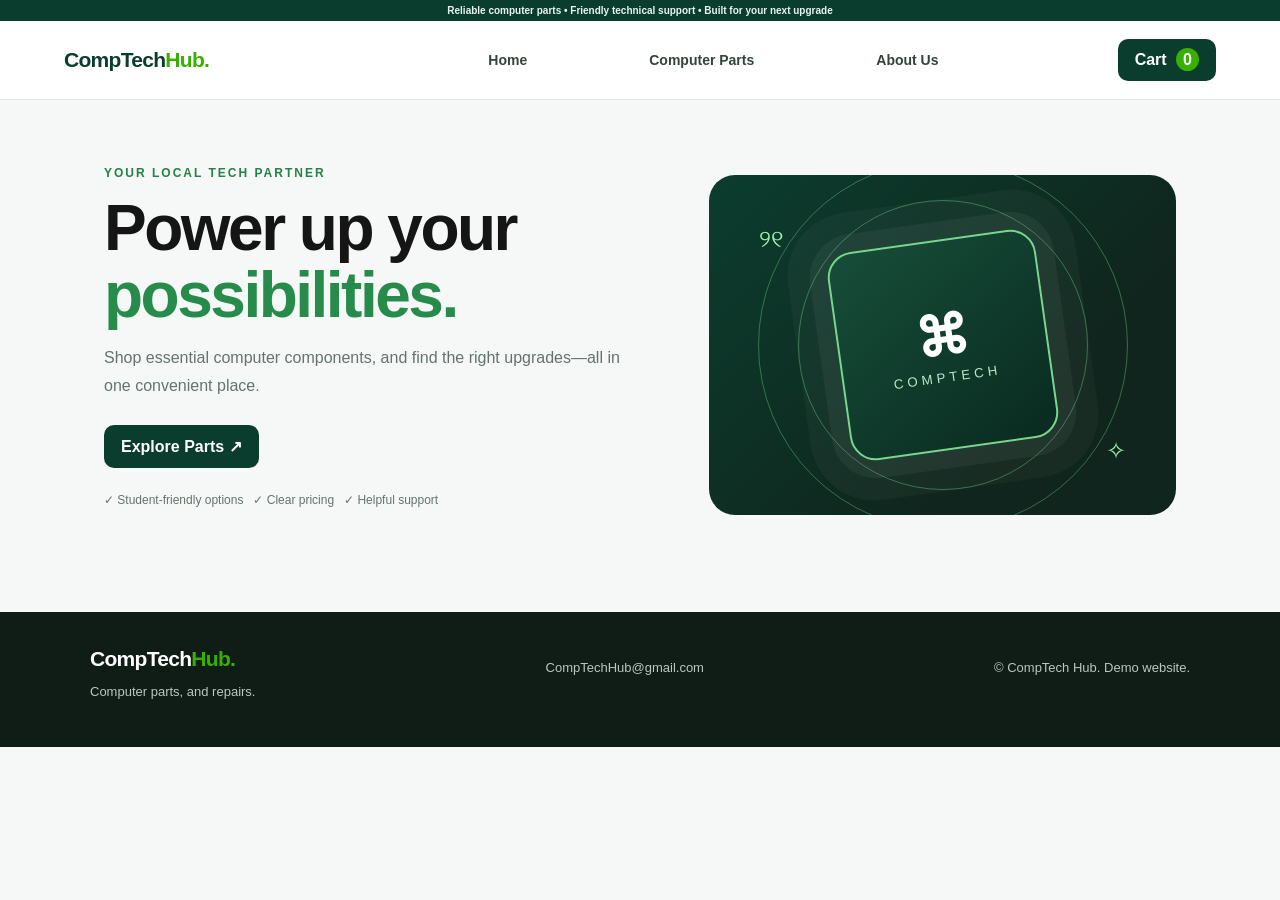
<file: index.html>
<!DOCTYPE html>
<html lang="en">
<head>
  <meta charset="UTF-8">
  <meta name="viewport" content="width=device-width, initial-scale=1.0">
  <title>CompTech Hub | Computer Parts & Services</title>
  <link rel="stylesheet" href="styles.css">
  <link rel="products" href="products.html">
</head>
<body>

  <div class="topbar">
    Reliable computer parts • Friendly technical support • Built for your next upgrade
  </div>

  <nav class="nav">
    <a class="brand" href="#home">CompTech<span>Hub.</span></a>
    <button class="menu" id="menuBtn" aria-label="Open menu">☰</button>

    <div class="links" id="navLinks">
      <a href="#home">Home</a>
      <a href="products.html">Computer Parts</a>
      <a href="about.html">About Us</a>
    </div>

    <button class="cartbtn" id="openCart">
      Cart <span id="cartCount">0</span>
    </button>
  </nav>

  <main>
    <!-- HOME -->
    <section class="hero" id="home">
      <div>
        <div class="eyebrow">Your local tech partner</div>
        <h1>Power up your<br><span>possibilities.</span></h1>

        <p>
          Shop essential computer components, and find the right upgrades—all in one convenient place.
        </p>

        <div class="actions">
          <a class="btn" href="products.html">Explore Parts ↗</a>
        </div>

        <p class="hero-note">
          ✓ Student-friendly options &nbsp; ✓ Clear pricing &nbsp; ✓ Helpful support
        </p>
      </div>

      <div class="hero-art" aria-label="Computer chip illustration">
        <div class="orbit"></div>
        <div class="orbit two"></div>
        <div class="chip">
          <div>
            <b>⌘</b>
            <small>COMPTECH</small>
            </div>
        </div>
        <span class="spark s1">୨୧</span>
        <span class="spark s2">✧</span>
      </div>
    </section>

  <!-- FOOTER -->
  <footer class="footer">
    <div class="footerinner">
      <div>
        <a class="brand footer-brand" href="#home">
          CompTech<span>Hub.</span>
        </a>
        <p>Computer parts, and repairs.</p>
      </div>

        <p>CompTechHub@gmail.com</p>
        <p>© <span id="year"></span> CompTech Hub. Demo website.</p>
      </div>
    </div>
  </footer>
  <script src="script.js" defer></script>
</body>
</html>
</file>
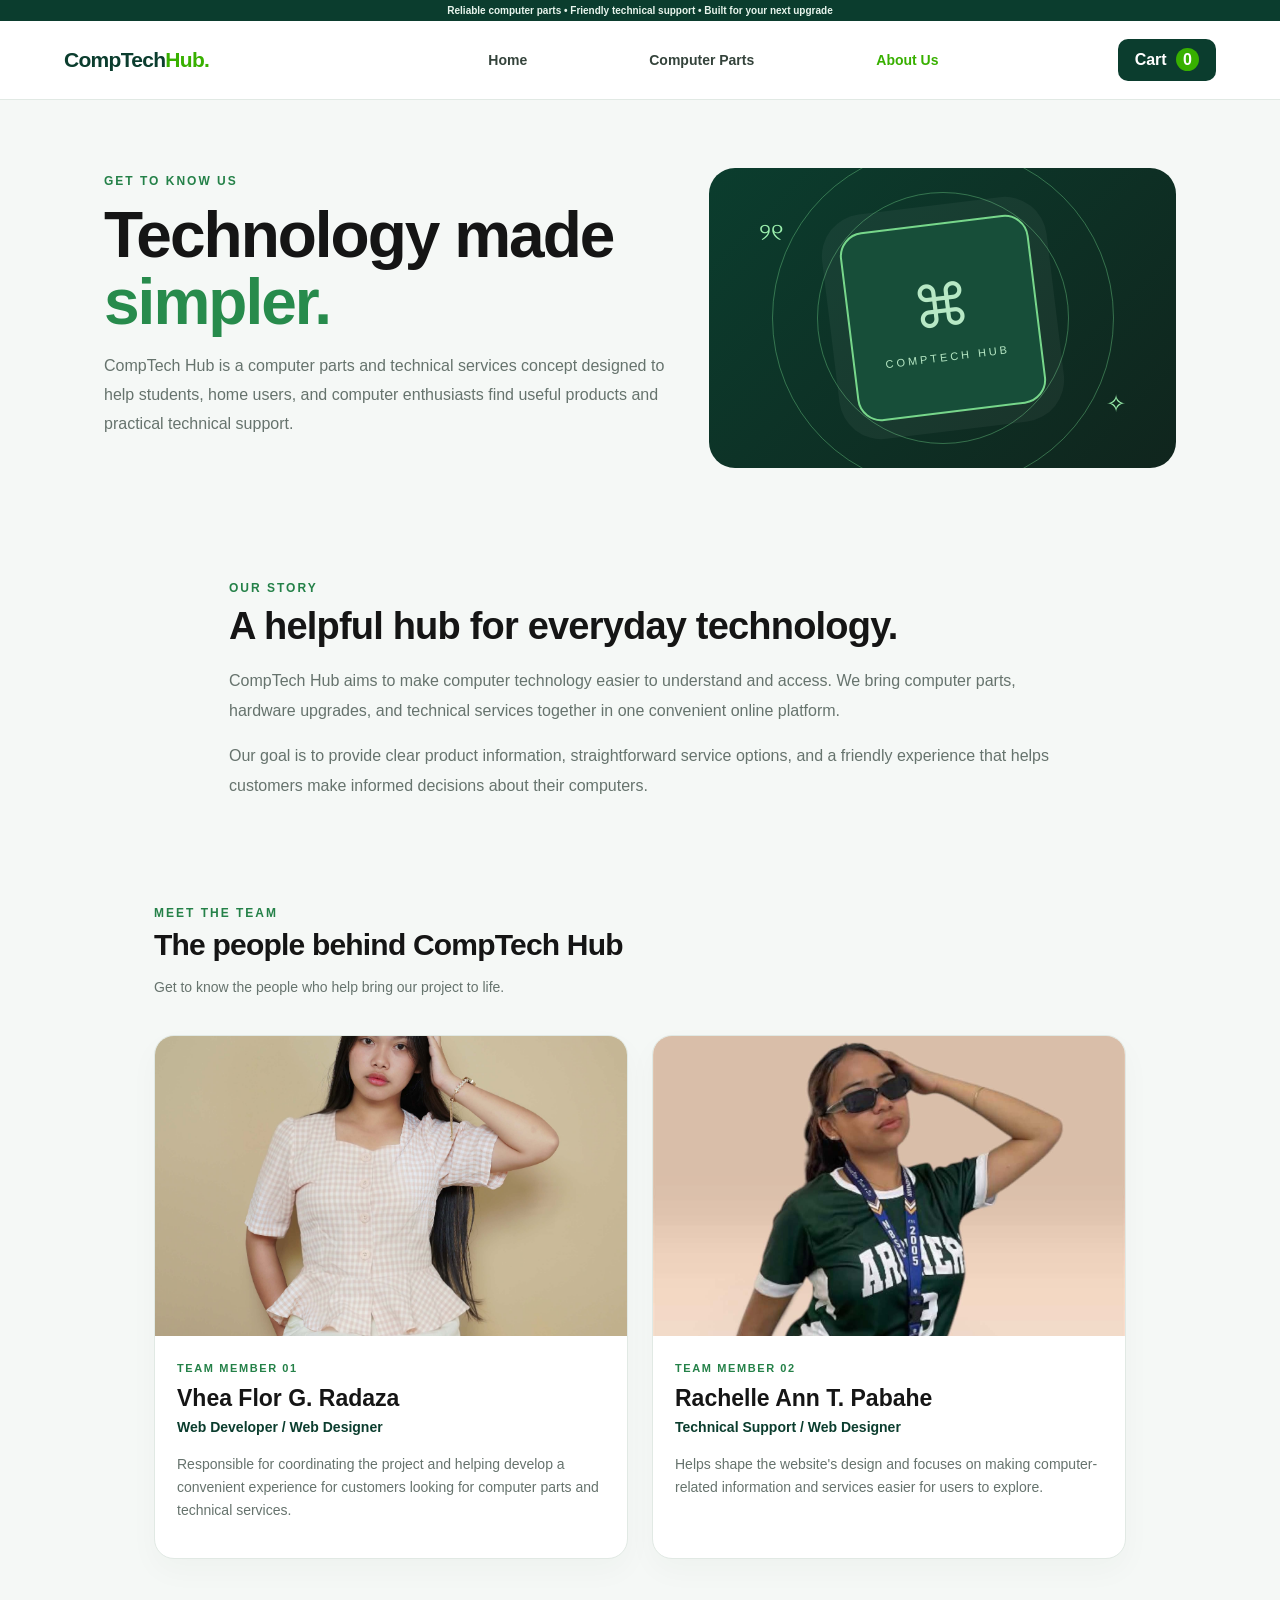
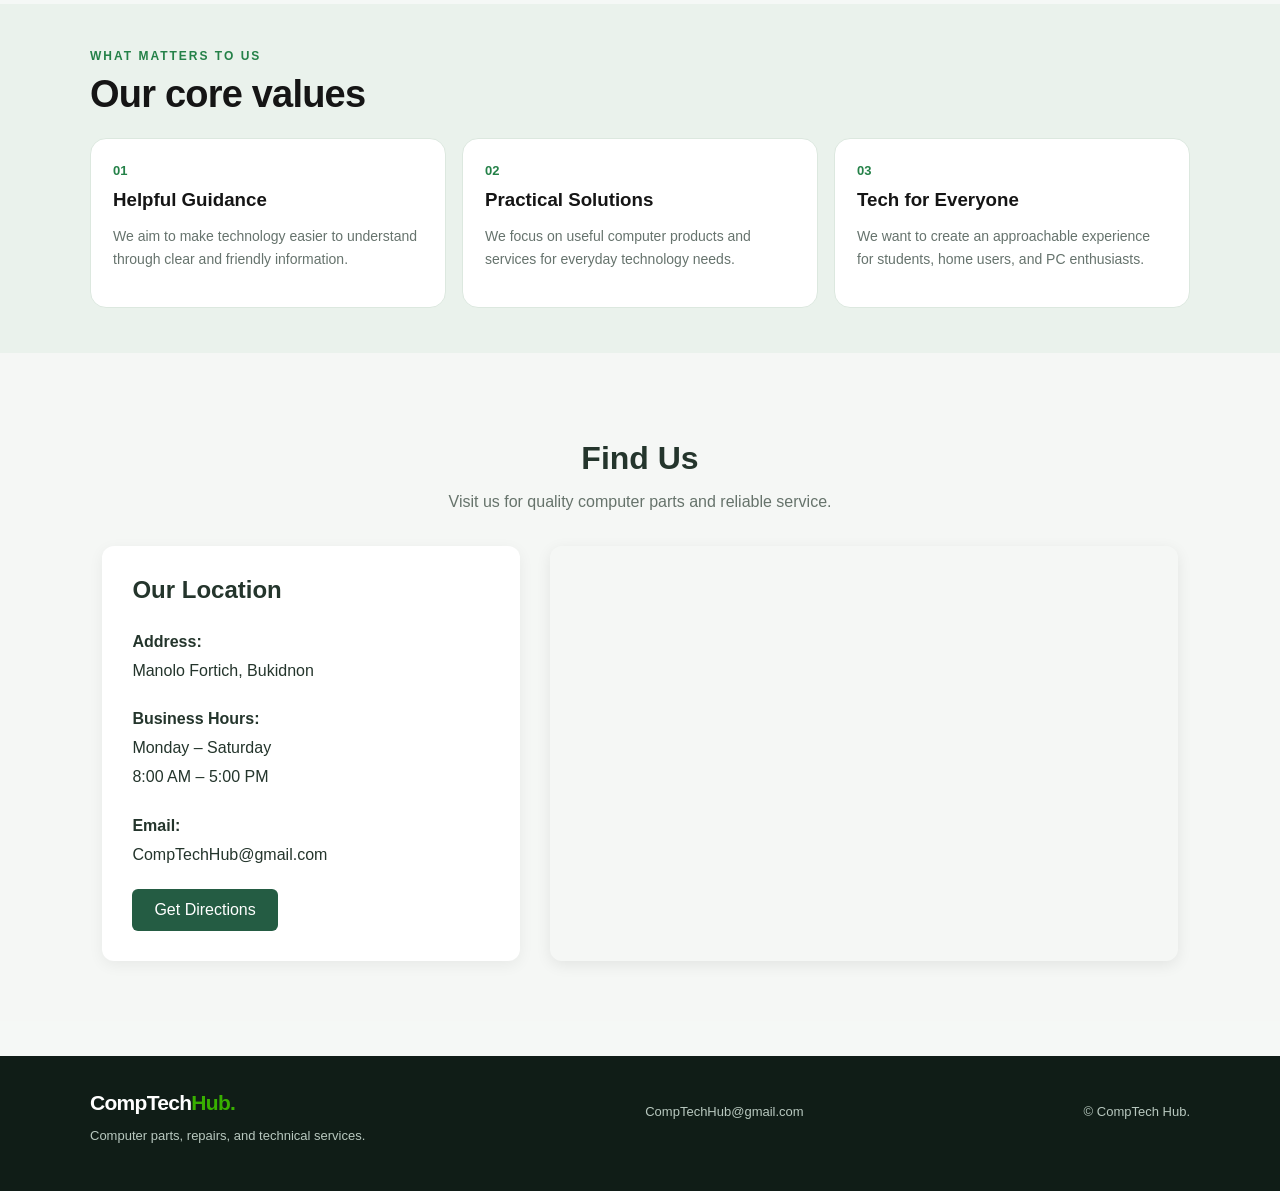
<file: about.html>
<!DOCTYPE html>
<html lang="en">
<head>
  <meta charset="UTF-8">
  <meta name="viewport" content="width=device-width, initial-scale=1.0">
  <title>About Us | CompTech Hub</title>
  <link rel="stylesheet" href="styles.css">
</head>
<body>

  <div class="topbar">
    Reliable computer parts • Friendly technical support • Built for your next upgrade
  </div>

  <nav class="nav">
    <a class="brand" href="index.html">CompTech<span>Hub.</span></a>
    <button class="menu" id="menuBtn" aria-label="Open menu">☰</button>

    <div class="links" id="navLinks">
      <a href="index.html">Home</a>
      <a href="index.html#parts">Computer Parts</a>
      <a class="active" href="about.html">About Us</a>
    </div>
      <button class="cartbtn" id="openCart">
      Cart <span id="cartCount">0</span>
    </button>
  </nav>

  <main>
    <!-- ABOUT INTRODUCTION -->
    <section class="about-hero">
      <div class="about-hero-content">
        <div class="eyebrow">Get to know us</div>
        <h1>Technology made <span>simpler.</span></h1>

        <p>
          CompTech Hub is a computer parts and technical services concept
          designed to help students, home users, and computer enthusiasts
          find useful products and practical technical support.
        </p>
      </div>

      <div class="about-hero-art">
        <div class="about-chip">
          ⌘
          <small>COMPTECH HUB</small>
          </div>
          <span class="spark s1">୨୧</span>
        <span class="spark s2">✧</span>
        </div>
      </div>
    </section>

    <!-- OUR STORY -->
    <section class="section about-story">
      <div class="eyebrow">Our story</div>
      <h2>A helpful hub for everyday technology.</h2>

      <p>
        CompTech Hub aims to make computer technology easier to understand
        and access. We bring computer parts, hardware upgrades, and technical
        services together in one convenient online platform.
      </p>

      <p>
        Our goal is to provide clear product information, straightforward
        service options, and a friendly experience that helps customers
        make informed decisions about their computers.
      </p>
    </section>

    <!-- TEAM PROFILES -->
    <section class="section team-section">
      <div class="sectionhead">
        <div>
          <div class="eyebrow">Meet the team</div>
          <h2>The people behind CompTech Hub</h2>
          <p class="sub">
            Get to know the people who help bring our project to life.
          </p>
        </div>
      </div>

      <div class="team-grid">

        <!-- PROFILE 1 -->
        <article class="team-card">
          <img
            class="profile-photo"
            src ="image/img1.jpg" 
            alt="Profile picture of team member">
            

          <div class="team-info">
            <span class="team-role">TEAM MEMBER 01</span>
            <h3>Vhea Flor G. Radaza</h3>
            <p class="team-title">Web Developer / Web Designer</p>

            <p>
              Responsible for coordinating the project and helping develop
              a convenient experience for customers looking for computer
              parts and technical services.
            </p>
          </div>
        </article>

        <!-- PROFILE 2 -->
        <article class="team-card">
          <img
            class="profile-photo"
            src = "image/img2.jpg"
            alt="Profile picture of team member two"
          >

          <div class="team-info">
            <span class="team-role">TEAM MEMBER 02</span>
            <h3>Rachelle Ann T. Pabahe</h3>
            <p class="team-title">Technical Support / Web Designer</p>

            <p>
              Helps shape the website's design and focuses on making
              computer-related information and services easier for
              users to explore.
            </p>
          </div>
        </article>

      </div>
    </section>

    <!-- CORE VALUES -->
    <section class="section values-section">
      <div class="eyebrow">What matters to us</div>
      <h2>Our core values</h2>

      <div class="values-grid">
        <article class="value-card">
          <span>01</span>
          <h3>Helpful Guidance</h3>
          <p>
            We aim to make technology easier to understand through clear
            and friendly information.
          </p>
        </article>

        <article class="value-card">
          <span>02</span>
          <h3>Practical Solutions</h3>
          <p>
            We focus on useful computer products and services for everyday
            technology needs.
          </p>
        </article>

        <article class="value-card">
          <span>03</span>
          <h3>Tech for Everyone</h3>
          <p>
            We want to create an approachable experience for students,
            home users, and PC enthusiasts.
          </p>
        </article>
      </div>
    </section>
  </main>
  <!-- Location Section -->
<section class="location-section" id="location">
    <div class="location-header">
        <h2>Find Us</h2>
        <p>Visit us for quality computer parts and reliable service.</p>
    </div>

    <div class="location-container">
        <div class="location-info">
            <h3>Our Location</h3>

            <p>
                <strong>Address:</strong><br>
                Manolo Fortich, Bukidnon
            </p>

            <p>
                <strong>Business Hours:</strong><br>
                Monday – Saturday<br>
                8:00 AM – 5:00 PM
            </p>

            <p>
                <strong>Email:</strong><br>
                CompTechHub@gmail.com
            </p>

            <a
                href="https://www.google.com/maps"
                target="_blank"
                rel="noopener noreferrer"
                class="map-button">
                Get Directions
            </a>
        </div>

        <div class="map-container">
            <iframe
                src="https://maps.google.com/maps?q=Manolo%20Fortich%2C%20Bukidnon&t=&z=13&ie=UTF8&iwloc=&output=embed"
                width="100%"
                height="350"
                style="border:0;"
                allowfullscreen=""
                loading="lazy"
                referrerpolicy="no-referrer-when-downgrade"
                title="Map showing our shop location">
            </iframe>
        </div>
    </div>
</section>

  <!-- FOOTER -->
  <footer class="footer">
    <div class="footerinner">
      <div>
        <a class="brand footer-brand" href="index.html">
          CompTech<span>Hub.</span>
        </a>
        <p>Computer parts, repairs, and technical services.</p>
      </div>
        <p>CompTechHub@gmail.com</p>
        <p>©</span> CompTech Hub.</p>
      </div>
    </div>
  </footer>

  <script>
    document.getElementById("menuBtn").addEventListener("click", () => {
      document.getElementById("navLinks").classList.toggle("show");
    });
        document.getElementById("navLinks").classList.remove("show");
  </script>
  <script src="script.js" defer></script>
</body>
</html>
</file>
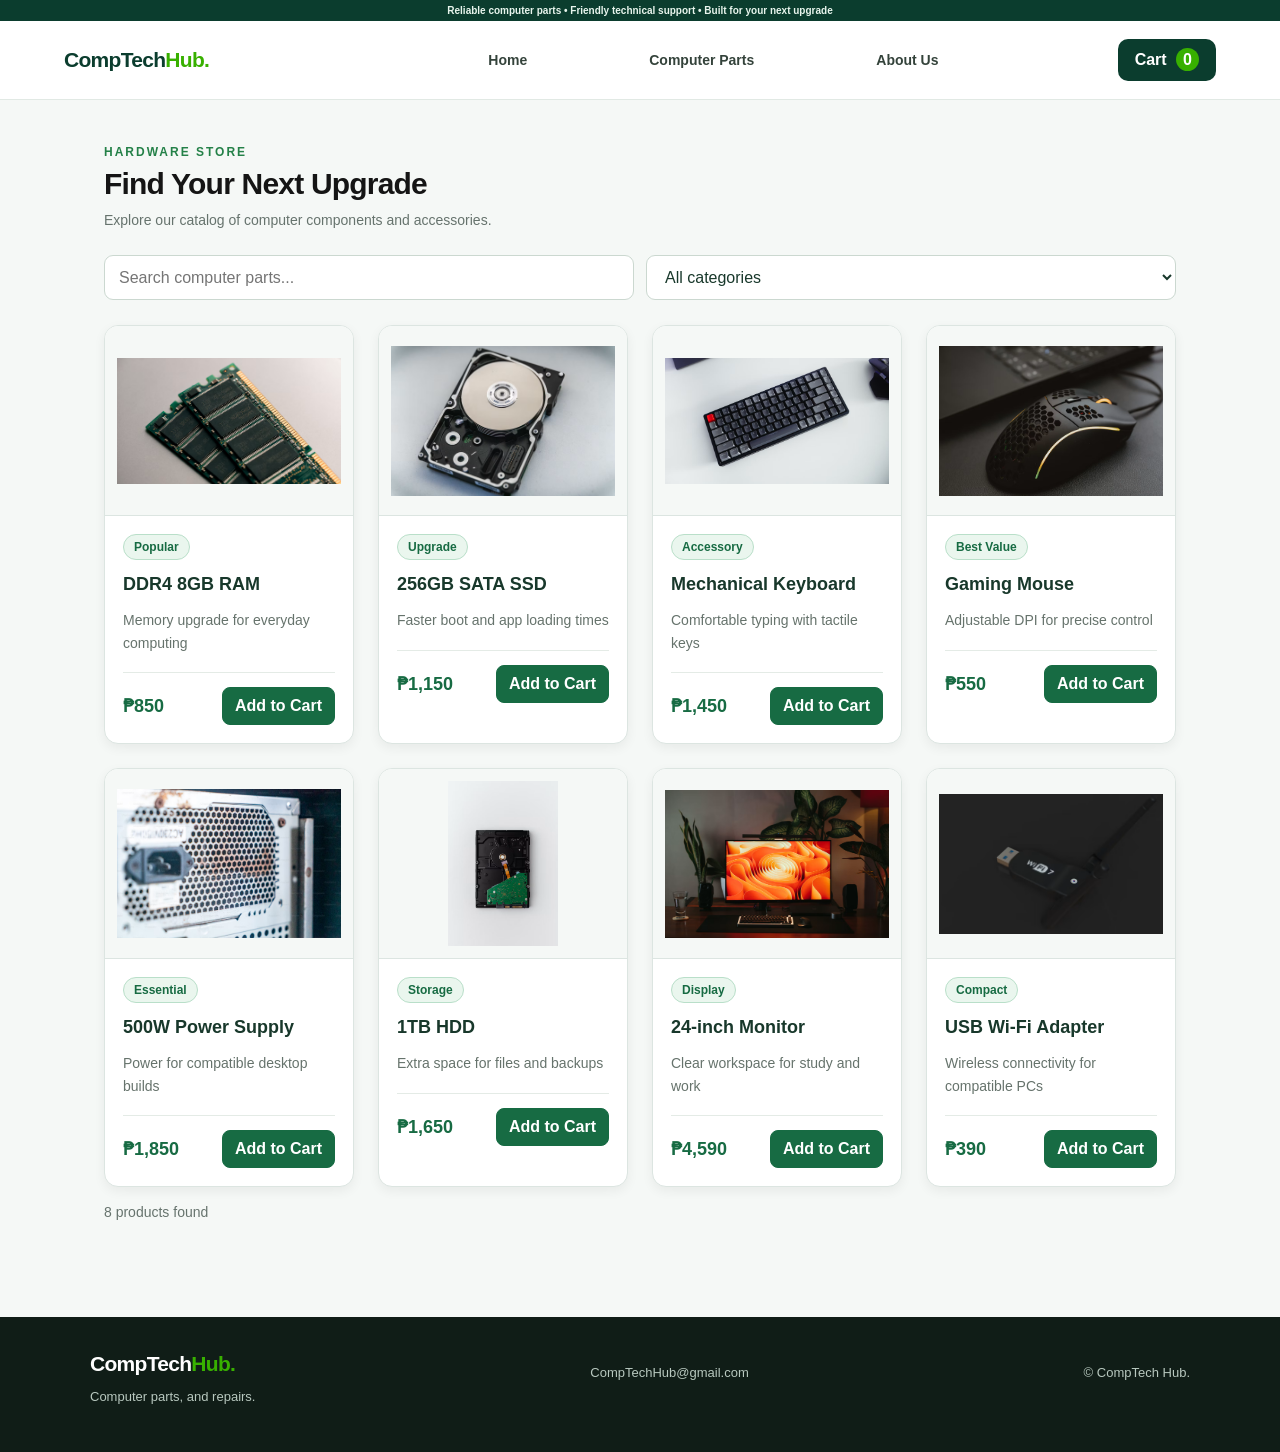
<file: products.html>
<!DOCTYPE html>
<html lang="en">
<head>
  <meta charset="UTF-8">
  <meta name="viewport" content="width=device-width, initial-scale=1.0">

  <title>Computer Parts | CompTech Hub</title>

  <link rel="stylesheet" href="styles.css">
</head>
<body>

  <!-- TOP BAR -->
  <div class="topbar">
    Reliable computer parts • Friendly technical support • Built for your next upgrade
  </div>

  <!-- NAVIGATION -->
  <nav class="nav">
    <a class="brand" href="index.html">
      CompTech<span>Hub.</span>
    </a>

    <button class="menu" id="menuBtn" aria-label="Open menu">☰</button>

    <div class="links" id="navLinks">
      <a href="index.html">Home</a>
      <a href="products.html">Computer Parts</a>
      <a href="about.html">About Us</a>
    </div>

    <button class="cartbtn" id="openCart">
      Cart <span id="cartCount">0</span>
    </button>
  </nav>

  <main>
    <!-- COMPUTER PARTS -->
    <section class="section" id="parts">

      <div class="sectionhead">
        <div>
          <div class="eyebrow">Hardware store</div>
          <h2>Find Your Next Upgrade</h2>
          <div class="sub">
            Explore our catalog of computer components and accessories.
          </div>
        </div>
      </div>

      <!-- SEARCH AND CATEGORY FILTER -->
      <div class="searchrow">
        <input
          id="searchInput"
          type="search"
          placeholder="Search computer parts..."
          aria-label="Search computer parts"
        >

        <select id="categoryFilter" aria-label="Filter by category">
          <option value="All">All categories</option>
          <option value="Components">Components</option>
          <option value="Storage">Storage</option>
          <option value="Accessories">Accessories</option>
          <option value="Displays">Displays</option>
        </select>
      </div>

      <!-- PRODUCTS APPEAR HERE -->
      <div class="products" id="productGrid"></div>

      <p class="sub" id="productCount"></p>

    </section>
  </main>

  <!-- FOOTER -->
  <footer class="footer">
    <div class="footerinner">

      <div>
        <a class="brand footer-brand" href="index.html">
          CompTech<span>Hub.</span>
        </a>
        <p>Computer parts, and repairs.</p>
      </div>
        <p>CompTechHub@gmail.com</p>
        <p>© <span id="year"></span> CompTech Hub.</p>
      </div>

    </div>
  </footer>
  <script src="script.js" defer></script>

</body>
</html>
</file>
<file: styles.css>
:root {
  --green: #0b3d2e;
  --lime: #38b000;
  --ink: #151515;
  --muted: #66736d;
  --bg: #f5f8f6;
  --white: #ffffff;
  --line: #e1e9e4;
}

* {
  box-sizing: border-box;
}

html {
  scroll-behavior: smooth;
}

body {
  margin: 0;
  font-family: Inter, Arial, sans-serif;
  background: var(--bg);
  color: var(--ink);
}

button,
input,
select,
textarea {
  font: inherit;
}

button {
  cursor: pointer;
}

.topbar {
  background: var(--green);
  color: #e8f5ed;
  text-align: center;
  padding: 5px;
  font-weight: bold;
  font-size: 10px;
}

.nav {
  display: flex;
  align-items: center;
  justify-content: space-between;
  gap: 20px;
  padding: 18px max(5%, calc((100% - 1200px) / 2));
  background: white;
  position: sticky;
  top: 0;
  z-index: 10;
  border-bottom: 1px solid var(--line);
}

.brand {
  font-weight: 900;
  font-size: 21px;
  color: var(--green);
  letter-spacing: -0.7px;
  text-decoration: none;
  white-space: nowrap;
}

.brand span {
  color: var(--lime);
}

.links {
  display: flex;
  gap: 22px;
  align-items: center;
}

.links a {
  font-size: 14px;
  text-decoration: none;
  color: #34433b;
  font-weight: 600;
  margin-left: 100px;
}

.links a:hover {
  color: var(--lime);
}

.cartbtn,
.btn {
  border: 0;
  border-radius: 10px;
  background: var(--green);
  color: white;
  padding: 12px 17px;
  font-weight: 700;
  text-decoration: none;
  display: inline-block;
}

.cartbtn span {
  background: var(--lime);
  padding: 3px 7px;
  border-radius: 20px;
  margin-left: 5px;
}

.menu {
  display: none;
  border: 0;
  background: white;
  font-size: 24px;
}

.hero {
  max-width: 1200px;
  margin: auto;
  padding: 66px 5% 54px;
  display: grid;
  grid-template-columns: 1.1fr 0.9fr;
  align-items: center;
  gap: 35px;
}

.eyebrow {
  color: #248148;
  text-transform: uppercase;
  letter-spacing: 2px;
  font-size: 12px;
  font-weight: 800;
}

.hero h1 {
  font-size: clamp(38px, 5vw, 64px);
  line-height: 1.04;
  letter-spacing: -2.5px;
  margin: 15px 0;
}

.hero h1 span {
  color: #278b4c;
}

.hero p {
  color: var(--muted);
  line-height: 1.75;
  max-width: 520px;
}

.hero-note {
  font-size: 12px;
  margin-top: 22px;
}

.actions {
  display: flex;
  gap: 12px;
  flex-wrap: wrap;
  margin-top: 25px;
}

.btn.secondary {
  background: #e4f0e8;
  color: var(--green);
}

.btn:hover,
.add:hover,
.cartbtn:hover {
  filter: brightness(1.12);
}

.hero-art {
  min-height: 340px;
  border-radius: 26px;
  background: linear-gradient(135deg, #0b3d2e, #10251d 70%);
  display: flex;
  align-items: center;
  justify-content: center;
  position: relative;
  overflow: hidden;
  color: white;
}

.chip {
  width: 210px;
  height: 210px;
  border: 2px solid #77d78b;
  border-radius: 26px;
  display: grid;
  place-items: center;
  box-shadow: 0 0 0 18px #ffffff0c, 0 0 0 40px #ffffff08;
  transform: rotate(-8deg);
  background: linear-gradient(145deg, #174e39, #092a20);
}

.chip div {
  text-align: center;
}

.chip b {
  font-size: 54px;
  display: block;
}

.chip small {
  letter-spacing: 4px;
  color: #b7e8c5;
}

.orbit {
  position: absolute;
  border: 1px solid #69c88370;
  border-radius: 50%;
  width: 290px;  
  height: 290px;
}

.orbit.two {
  width: 370px;
  height: 370px;
}

.spark {
  position: absolute;
  color: #9bf0ad;
  font-size: 24px;
}

.spark.s1 {
  top: 50px;
  left: 50px;
}

.spark.s2 {
  right: 50px;
  bottom: 50px;
}

.section {
  max-width: 1200px;
  margin: auto;
  padding: 45px 5%;
}

.sectionhead {
  display: flex;
  align-items: end;
  justify-content: space-between;
  gap: 15px;
  margin-bottom: 22px;
}

.section h2 {
  font-size: 30px;
  letter-spacing: -0.8px;
  margin: 8px 0;
}

.sub {
  color: var(--muted);
  font-size: 14px;
  line-height: 1.6;
}

.searchrow {
  display: flex;
  gap: 10px;
  flex-wrap: wrap;
  margin-bottom: 20px;
}

.searchrow input,
.searchrow select,
.field input,
.field select,
.field textarea {
  border: 1px solid var(--line);
  background: white;
  padding: 12px 13px;
  border-radius: 10px;
  outline-color: #73b985;
}

.searchrow input {
  flex: 1;
  min-width: 200px;
}

.searchrow select {
  min-width: 160px;
}

.products {
  display: grid;
  grid-template-columns: repeat(4, 1fr);
  gap: 16px;
}

.product {
  background: white;
  border: 1px solid var(--line);
  border-radius: 16px;
  padding: 16px;
  transition: 0.2s;
}

.product:hover {
  transform: translateY(-3px);
  box-shadow: 0 12px 30px #12351c10;
}

.productpic {
  height: 135px;
  background: #eef5f0;
  border-radius: 12px;
  display: grid;
  place-items: center;
  font-size: 58px;
  margin-bottom: 14px;
}

.tag {
  display: inline-block;
  background: #e5f4e8;
  color: #237441;
  padding: 5px 8px;
  border-radius: 20px;
  font-size: 11px;
  font-weight: 800;
}

.product h3 {
  font-size: 16px;
  margin: 10px 0 5px;
}

.product .desc {
  font-size: 12px;
  color: var(--muted);
  min-height: 30px;
}

.price {
  font-weight: 900;
  font-size: 19px;
  margin: 12px 0;
}

.productfoot {
  display: flex;
  align-items: center;
  justify-content: space-between;
  gap: 8px;
}

.add {
  background: var(--green);
  color: white;
  border: 0;
  border-radius: 9px;
  padding: 10px 12px;
  font-weight: 700;
}

/* ABOUT US */
.about {
  padding-top: 58px;
  padding-bottom: 58px;
}

.about-layout {
  display: grid;
  grid-template-columns: 0.85fr 1.15fr;
  gap: 48px;
  align-items: center;
}

.about-mark {
  min-height: 330px;
  border-radius: 24px;
  background: linear-gradient(145deg, #0b3d2e, #153f2c 65%, #257b45);
  display: grid;
  place-items: center;
  overflow: hidden;
  position: relative;
}

.about-mark::before,
.about-mark::after {
  content: "";
  position: absolute;
  border: 1px solid #b5f0c355;
  border-radius: 50%;
  width: 250px;
  height: 250px;
}

.about-mark::after {
  width: 320px;
  height: 320px;
}

.about-mark-inner {
  position: relative;
  z-index: 1;
  color: white;
  text-align: center;
  border: 1px solid #a8e6b6;
  border-radius: 18px;
  padding: 28px 32px;
  background: #ffffff0b;
  transform: rotate(-4deg);
}

.about-mark-inner span {
  display: block;
  color: #a5e8b6;
  font-size: 54px;
  margin-bottom: 10px;
}

.about-mark-inner strong {
  font-size: 16px;
  line-height: 1.5;
  letter-spacing: 3px;
}

.about-copy h2 {
  font-size: clamp(28px, 3.4vw, 40px);
  line-height: 1.15;
  margin: 10px 0 16px;
}

.about-copy p {
  color: var(--muted);
  line-height: 1.8;
  font-size: 15px;
}

.about-values {
  display: grid;
  grid-template-columns: repeat(3, 1fr);
  gap: 12px;
  margin: 24px 0;
}

.about-values div {
  background: #eaf2ec;
  border-radius: 12px;
  padding: 14px 12px;
}

.about-values strong {
  display: block;
  color: #248148;
  font-size: 13px;
  margin-bottom: 7px;
}

.about-values span {
  display: block;
  font-size: 12px;
  font-weight: 700;
  line-height: 1.4;
}

.about-cta {
  display: inline-block;
}

/* FOOTER */
.footer {
  background: #101d17;
  color: white;
  padding: 35px 5%;
  margin-top: 35px;
}

.footerinner {
  max-width: 1100px;
  margin: auto;
  display: flex;
  justify-content: space-between;
  gap: 25px;
  flex-wrap: wrap;
}

.footer p {
  color: #b8c8bf;
  font-size: 13px;
}

.footer a:not(.brand) {
  color: #d5e6db;
  text-decoration: none;
}

.footer a:hover {
  color: var(--lime);
}

/* CART */
.modalback {
  display: none;
  position: fixed;
  inset: 0;
  background: #0008;
  z-index: 30;
  align-items: center;
  justify-content: center;
  padding: 18px;
}

.modal {
  background: white;
  width: min(560px, 100%);
  max-height: 85vh;
  overflow: auto;
  border-radius: 18px;
  padding: 24px;
}

.modalhead {
  display: flex;
  justify-content: space-between;
  align-items: center;
}

.close {
  border: 0;
  background: #eef3ef;
  border-radius: 8px;
  padding: 8px 11px;
}

.cartline {
  display: flex;
  justify-content: space-between;
  gap: 12px;
  padding: 12px 0;
  border-bottom: 1px solid var(--line);
}

.cartline small {
  display: block;
  color: var(--muted);
  margin-top: 4px;
}

.qty {
  display: flex;
  align-items: center;
  gap: 8px;
}

.qty button {
  border: 1px solid var(--line);
  background: white;
  border-radius: 6px;
  padding: 3px 8px;
}

.carttotal {
  display: flex;
  justify-content: space-between;
  font-size: 18px;
  font-weight: 900;
  margin: 20px 0;
}

.checkout {
  width: 100%;
}

.empty {
  text-align: center;
  padding: 30px;
  color: var(--muted);
}

/* TABLET */
@media (max-width: 900px) {
  .products {
    grid-template-columns: repeat(2, 1fr);
  }

  .hero {
    grid-template-columns: 1fr;
    padding-top: 42px;
  }

  .hero-art {
    min-height: 270px;
  }

  .links {
    gap: 12px;
  }

  .servicegrid {
    grid-template-columns: 1fr 1fr;
  }

  .booklayout,
  .about-layout {
    grid-template-columns: 1fr;
    gap: 28px;
  }

  .about-mark {
    min-height: 250px;
  }
}

/* MOBILE */
@media (max-width: 620px) {
  .nav {
    padding: 14px 5%;
  }

  .menu {
    display: block;
  }

  .links {
    display: none;
    position: absolute;
    top: 65px;
    left: 0;
    right: 0;
    background: white;
    padding: 20px 5%;
    border-bottom: 1px solid var(--line);
    flex-direction: column;
    align-items: flex-start;
  }

  .links.show {
    display: flex;
  }

  .cartbtn {
    padding: 10px;
  }

  .hero h1 {
    letter-spacing: -1.5px;
  }

  .products {
    gap: 10px;
  }

  .product {
    padding: 10px;
  }

  .productpic {
    height: 105px;
    font-size: 45px;
  }

  .product h3 {
    font-size: 14px;
  }

  .price {
    font-size: 16px;
  }

  .servicegrid,
  .formgrid,
  .about-values {
    grid-template-columns: 1fr;
  }

  .field.full {
    grid-column: auto;
  }

  .about-values div {
    display: flex;
    gap: 12px;
    align-items: center;
  }

  .about-values strong {
    margin: 0;
  }

  .sectionhead {
    align-items: flex-start;
    flex-direction: column;
  }

  .hero-art {
    min-height: 245px;
  }
}

/* ABOUT US PAGE */

.nav .active {
  color: var(--lime);
}

.about-hero {
  max-width: 1200px;
  margin: auto;
  padding: 68px 5%;
  display: grid;
  grid-template-columns: 1.1fr 0.9fr;
  gap: 35px;
  align-items: center;
}

.about-hero h1 {
  font-size: clamp(40px, 5vw, 64px);
  line-height: 1.05;
  letter-spacing: -2px;
  margin: 14px 0;
}

.about-hero h1 span {
  color: #278b4c;
}

.about-hero-content p {
  max-width: 600px;
  color: var(--muted);
  line-height: 1.8;
  margin-bottom: 24px;
}

.about-hero-art {
  min-height: 300px;
  border-radius: 26px;
  background: linear-gradient(135deg, #0b3d2e, #10251d);
  display: grid;
  place-items: center;
  overflow: hidden;
  position: relative;
}

.about-hero-art::before,
.about-hero-art::after {
  content: "";
  position: absolute;
  border: 1px solid #69c88370;
  width: 250px;
  height: 250px;
  border-radius: 50%;
}

.about-hero-art::after {
  width: 340px;
  height: 340px;
}

.about-chip {
  z-index: 1;
  width: 190px;
  height: 190px;
  border: 2px solid #77d78b;
  border-radius: 24px;
  background: #174e39;
  display: flex;
  flex-direction: column;
  justify-content: center;
  align-items: center;
  color: #b7e8c5;
  font-size: 58px;
  box-shadow: 0 0 0 18px #ffffff0c;
  transform: rotate(-7deg);
}

.about-chip small {
  font-size: 11px;
  letter-spacing: 3px;
  margin-top: 10px;
}

.about-story {
  max-width: 950px;
}

.about-story h2,
.values-section h2 {
  font-size: clamp(28px, 3vw, 38px);
  margin: 10px 0 18px;
}

.about-story p {
  color: var(--muted);
  line-height: 1.85;
  max-width: 850px;
}

.team-section {
  max-width: 1100px;
}

.team-grid {
  display: grid;
  grid-template-columns: repeat(2, minmax(0, 1fr));
  gap: 24px;
}

.team-card {
  background: white;
  border: 1px solid var(--line);
  border-radius: 20px;
  overflow: hidden;
  box-shadow: 0 12px 30px #12351c08;
  transition: transform 0.2s, box-shadow 0.2s;
}

.team-card:hover {
  transform: translateY(-4px);
  box-shadow: 0 16px 35px #12351c12;
}

.profile-photo {
  display: block;
  width: 100%;
  height: 300px;
  object-fit: cover;
  object-position: center 35%;
  background: #eaf2ec;
}

.team-info {
  padding: 22px;
}

.team-role {
  color: #248148;
  font-size: 11px;
  font-weight: 800;
  letter-spacing: 1.6px;
}

.team-info h3 {
  font-size: 23px;
  margin: 9px 0 4px;
}

.team-title {
  color: var(--green) !important;
  font-weight: 700;
  margin-top: 0 !important;
}

.team-info p {
  color: var(--muted);
  line-height: 1.65;
  font-size: 14px;
}

.values-section {
  background: #eaf2ec;
  max-width: none;
  padding-left: max(5%, calc((100% - 1100px) / 2));
  padding-right: max(5%, calc((100% - 1100px) / 2));
}

.values-grid {
  display: grid;
  grid-template-columns: repeat(3, 1fr);
  gap: 16px;
  margin-top: 22px;
}

.value-card {
  background: white;
  border: 1px solid #dce8df;
  border-radius: 16px;
  padding: 22px;
}

.value-card span {
  color: #248148;
  font-weight: 900;
  font-size: 13px;
}

.value-card h3 {
  margin: 10px 0 7px;
}

.value-card p {
  color: var(--muted);
  line-height: 1.65;
  font-size: 14px;
}

.footer-brand {
  color: white;
}

/* TABLET */
@media (max-width: 900px) {
  .about-hero {
    grid-template-columns: 1fr;
  }

  .about-hero-art {
    min-height: 250px;
  }
}

/* MOBILE */
@media (max-width: 620px) {
  .about-hero {
    padding-top: 42px;
  }

  .team-grid,
  .values-grid {
    grid-template-columns: 1fr;
  }

  .profile-photo {
    height: 280px;
  }
}

/* Location Section */
.location-section {
    padding: 60px 8%;
    background: #f5f7f5;
    color: #24352c;
}

.location-header {
    text-align: center;
    margin-bottom: 35px;
}

.location-header h2 {
    font-size: 32px;
    margin-bottom: 10px;
}

.location-header p {
    color: #66736b;
}

.location-container {
    display: grid;
    grid-template-columns: 1fr 1.5fr;
    gap: 30px;
    align-items: stretch;
    max-width: 1200px;
    margin: auto;
}

.location-info {
    background: white;
    padding: 30px;
    border-radius: 12px;
    box-shadow: 0 4px 15px rgba(0, 0, 0, 0.06);
}

.location-info h3 {
    margin-top: 0;
    font-size: 24px;
}

.location-info p {
    line-height: 1.8;
    margin-bottom: 20px;
}

.map-container {
    overflow: hidden;
    border-radius: 12px;
    min-height: 350px;
    box-shadow: 0 4px 15px rgba(0, 0, 0, 0.08);
}

.map-container iframe {
    display: block;
}

.map-button {
    display: inline-block;
    background: #245c43;
    color: white;
    padding: 12px 22px;
    border-radius: 6px;
    text-decoration: none;
    transition: background 0.3s;
}

.map-button:hover {
    background: #173d2c;
}

/* Responsive layout for phones */
@media (max-width: 768px) {
    .location-container {
        grid-template-columns: 1fr;
    }

    .location-section {
        padding: 40px 5%;
    }
}


/* COMPUTER PARTS GRID */
.products {
  display: grid;
  grid-template-columns: repeat(auto-fit, minmax(230px, 1fr));
  gap: 24px;
  margin-top: 25px;
}

/* PRODUCT CARD BORDER */
.product-card {
  background: #ffffff;
  border: 1px solid #dce5e1;
  border-radius: 14px;
  overflow: hidden;
  box-shadow: 0 4px 12px rgba(0, 0, 0, 0.06);
  transition: transform 0.25s ease, box-shadow 0.25s ease;
}

/* HOVER EFFECT */
.product-card:hover {
  transform: translateY(-5px);
  border-color: #198754;
  box-shadow: 0 10px 24px rgba(25, 135, 84, 0.15);
}

/* PRODUCT IMAGE AREA */
.product-image {
  min-height: 150px;
  display: flex;
  justify-content: center;
  align-items: center;
  background: #f1f7f3;
  border-bottom: 1px solid #dce5e1;
  font-size: 55px;
}

/* PRODUCT DETAILS */
.product-info {
  padding: 18px;
}

.product-tag {
  display: inline-block;
  padding: 5px 10px;
  border: 1px solid #b9dfc9;
  border-radius: 20px;
  background: #eaf6ee;
  color: #176b43;
  font-size: 12px;
  font-weight: 600;
}

.product-info h3 {
  margin: 14px 0 8px;
  color: #18382b;
  font-size: 18px;
}

.product-info p {
  color: #66736c;
  font-size: 14px;
  line-height: 1.6;
}

.product-bottom {
  display: flex;
  justify-content: space-between;
  align-items: center;
  gap: 10px;
  margin-top: 18px;
  padding-top: 14px;
  border-top: 1px solid #e4ebe6;
}

.product-bottom strong {
  color: #176b43;
  font-size: 18px;
}

.add-button {
  border: 1px solid #176b43;
  border-radius: 8px;
  background: #176b43;
  color: #ffffff;
  padding: 9px 12px;
  cursor: pointer;
}

.add-button:hover {
  background: #104c30;
}

/* SEARCH AND CATEGORY FILTER */
.searchrow {
  display: flex;
  flex-wrap: wrap;
  gap: 12px;
  margin-top: 24px;
}

.searchrow input,
.searchrow select {
  flex: 1;
  min-width: 200px;
  padding: 12px 14px;
  border: 1px solid #cbd8d0;
  border-radius: 9px;
  background: #ffffff;
  color: #18382b;
  outline: none;
}

.searchrow input:focus,
.searchrow select:focus {
  border-color: #198754;
  box-shadow: 0 0 0 3px rgba(25, 135, 84, 0.12);
}

/* MOBILE LAYOUT */
@media (max-width: 600px) {
  .products {
    grid-template-columns: 1fr;
  }

  .product-bottom {
    flex-wrap: wrap;
  }
}


.product-image {
  width: 100%;
  height: 190px;
  display: flex;
  justify-content: center;
  align-items: center;
  padding: 12px;
  box-sizing: border-box;
  background: #f5f8f6;
  border-bottom: 1px solid #dce5e1;
  overflow: hidden;
}

.product-image img {
  width: 100%;
  height: 100%;
  object-fit: contain;
  display: block;
}

.product-image img.image-error {
  display: none;
}
</file>
